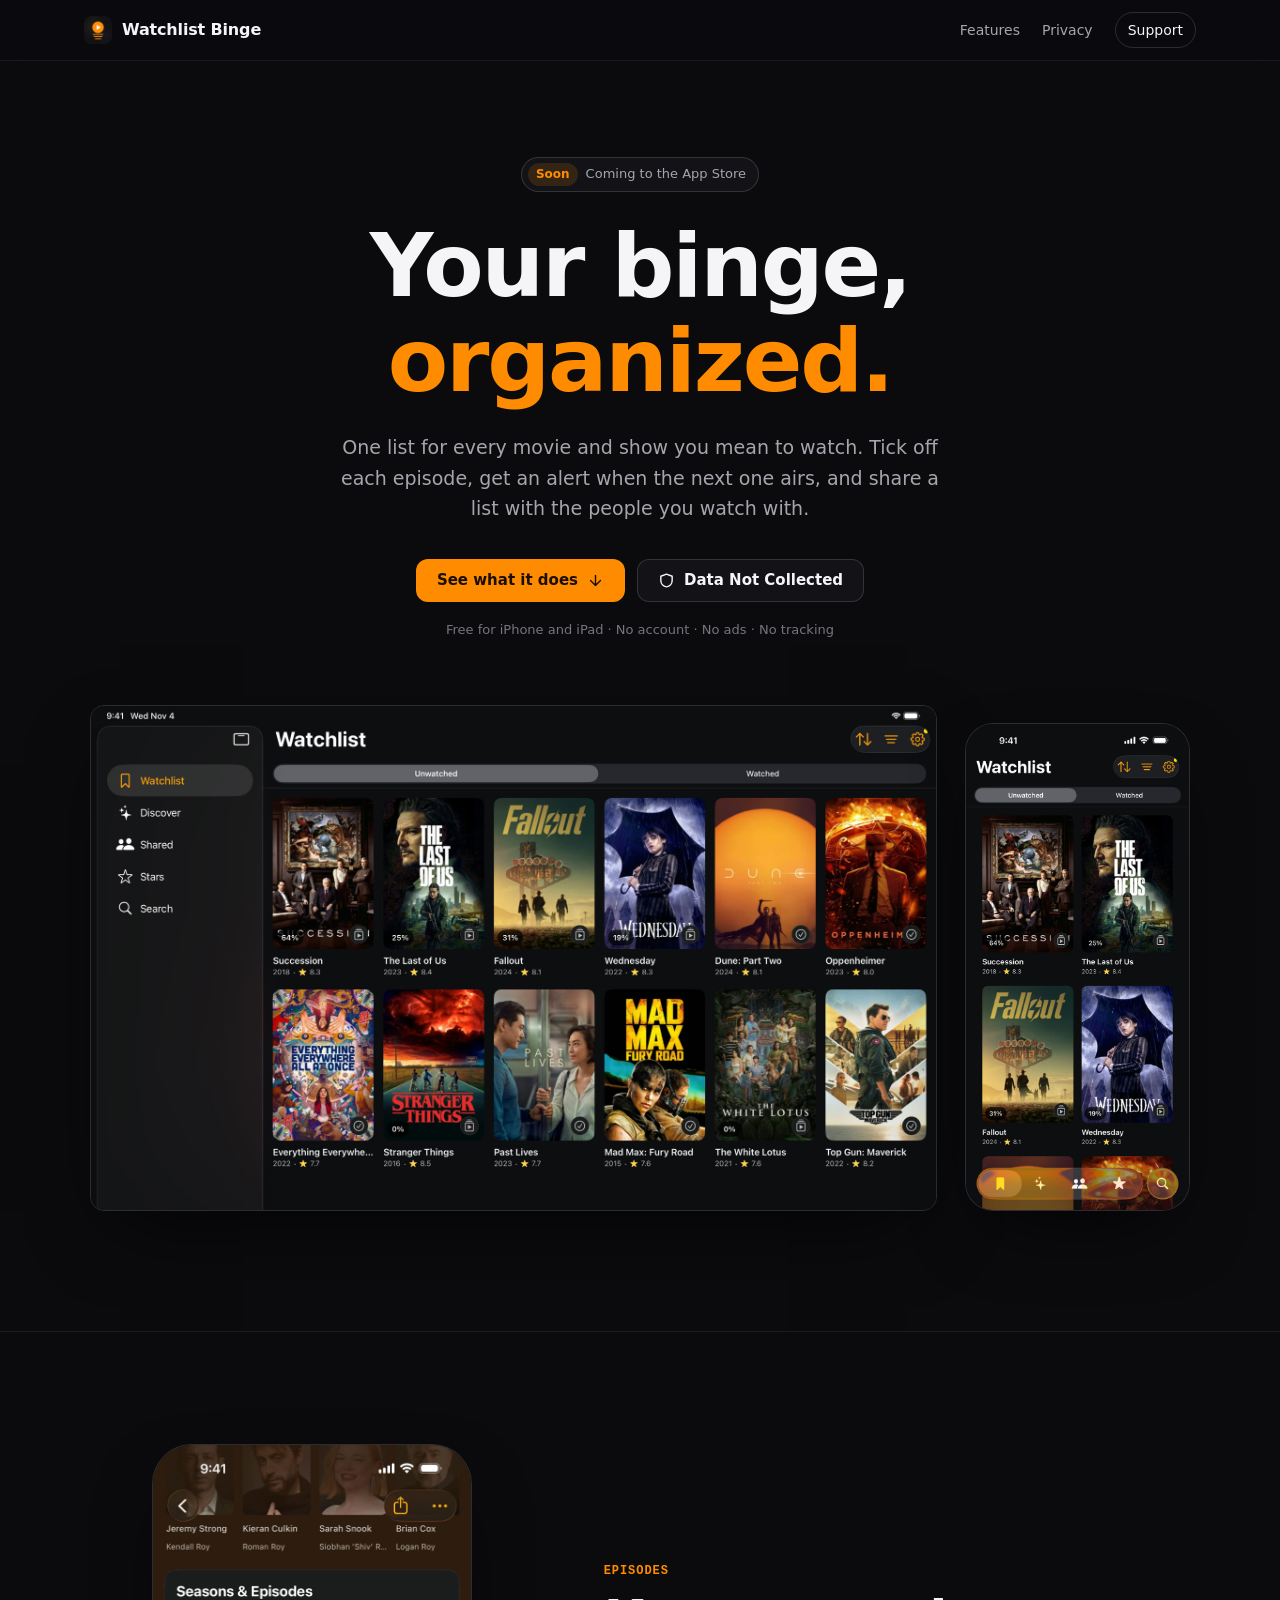
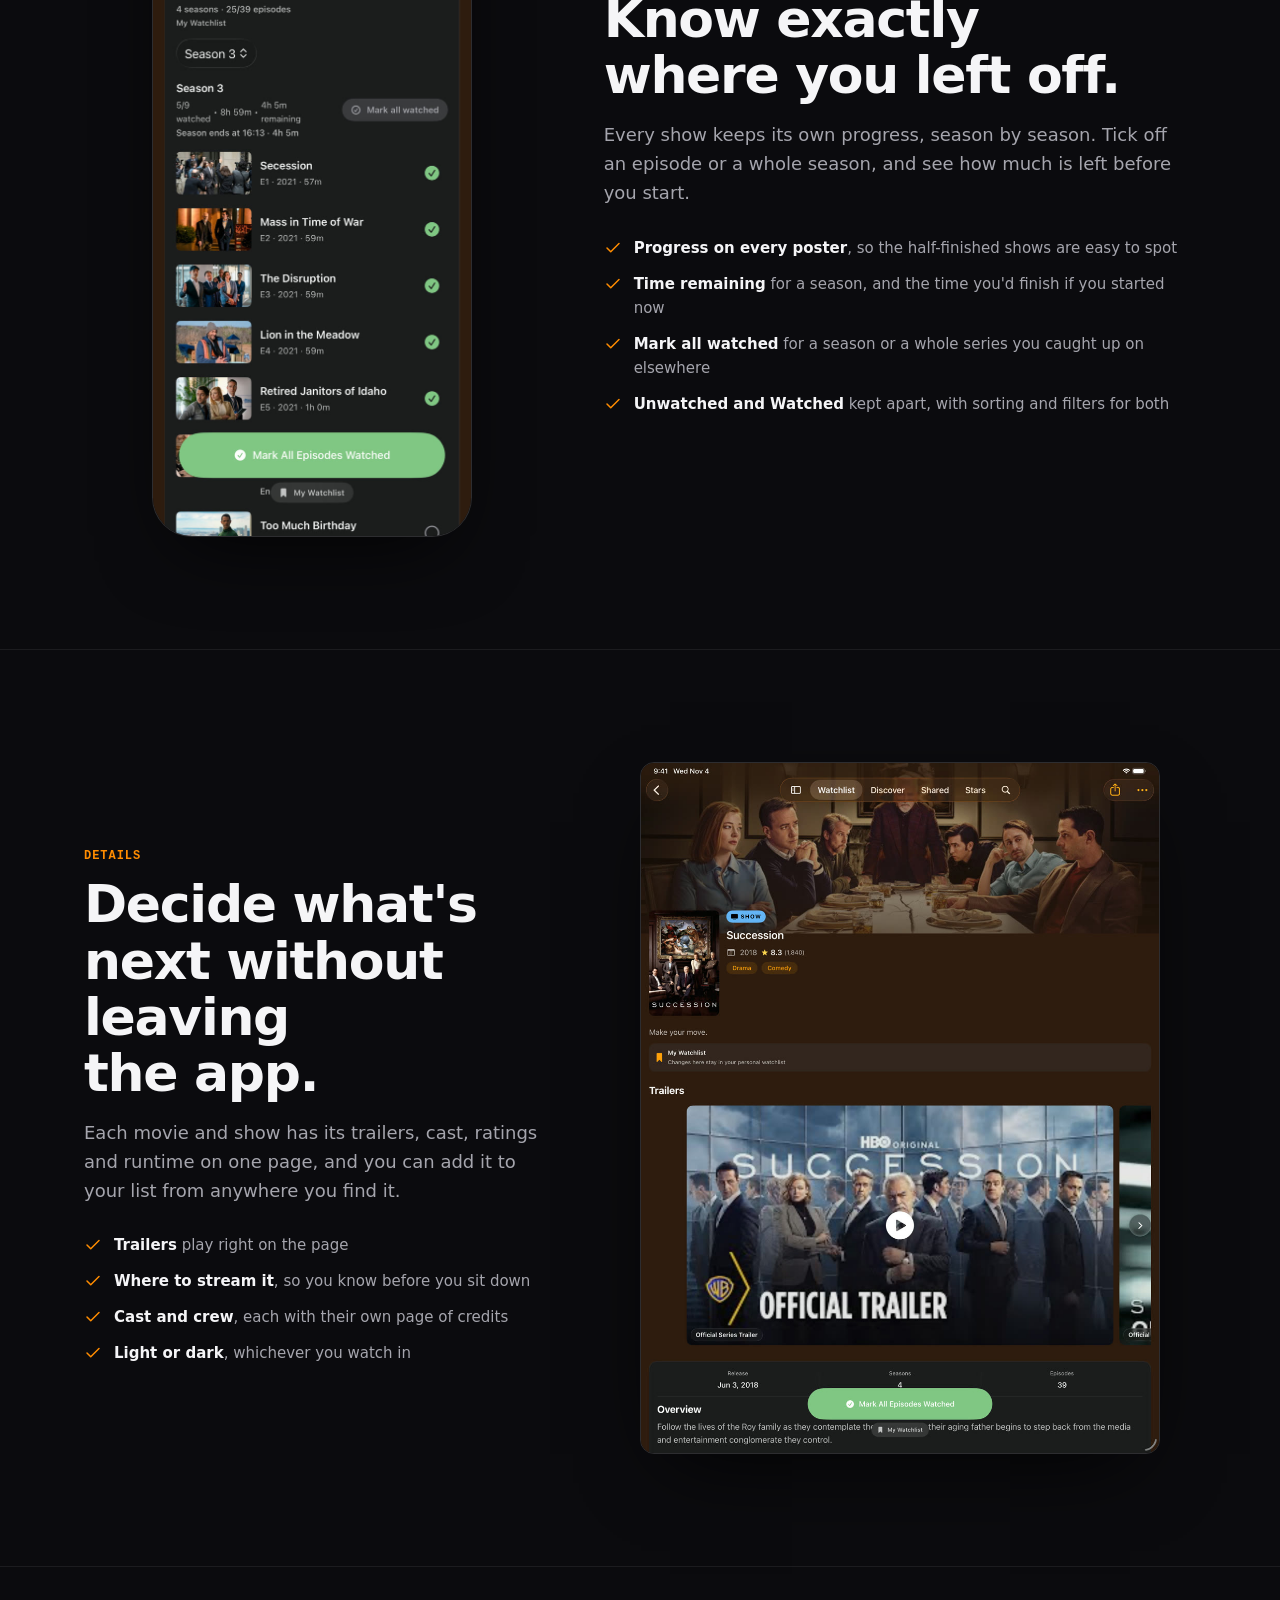
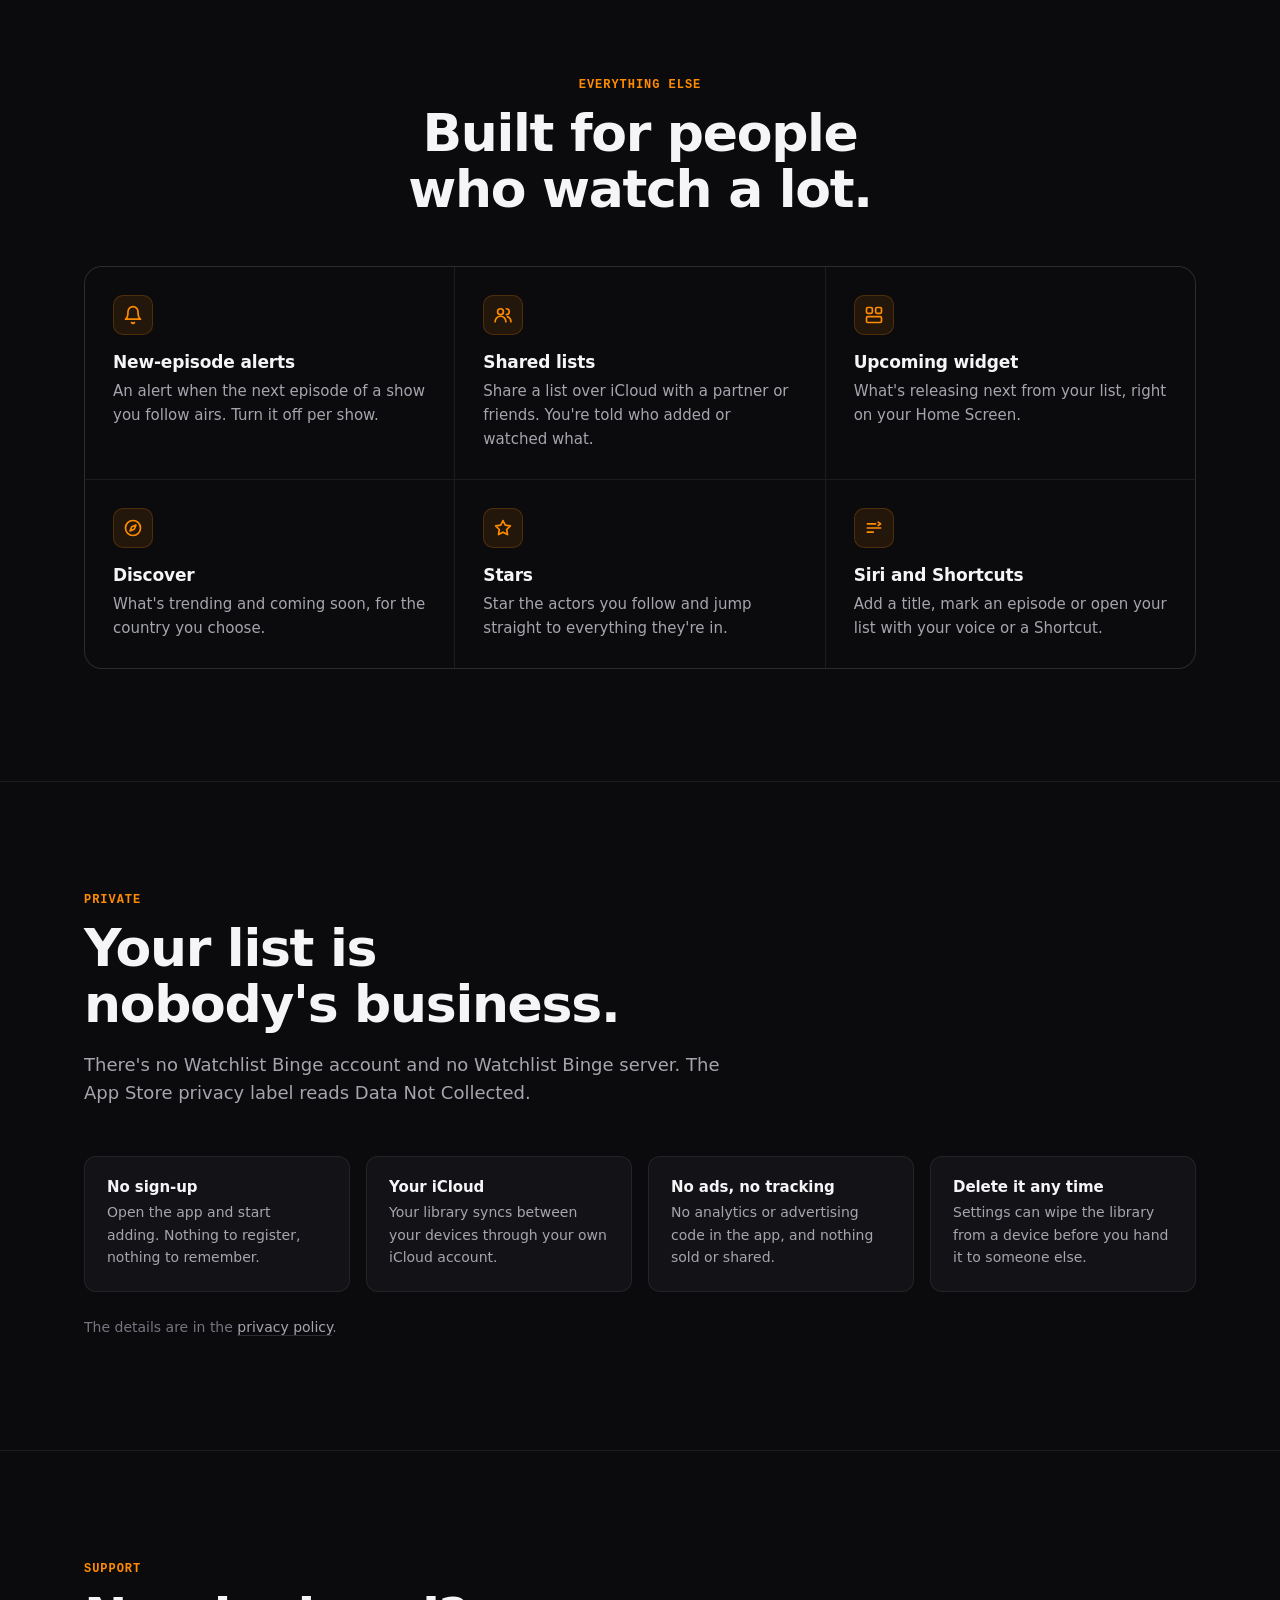
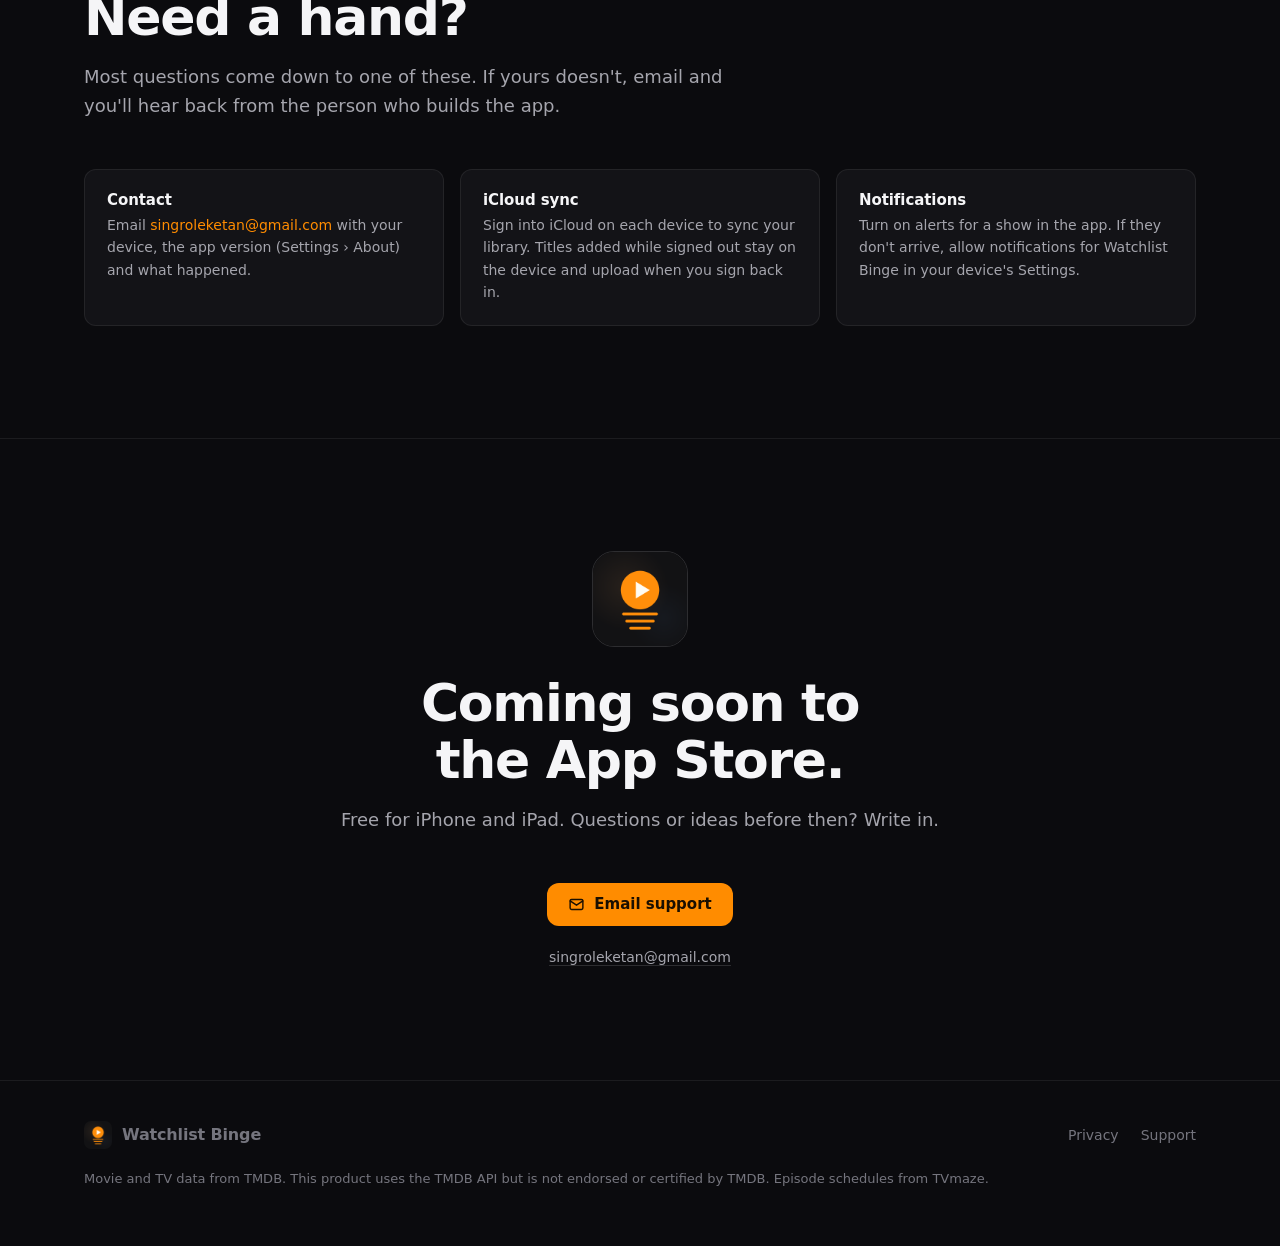
<file: index.html>
<!doctype html>
<html lang="en">
<head>
  <meta charset="utf-8">
  <meta name="viewport" content="width=device-width, initial-scale=1">
  <title>Watchlist Binge — your binge, organized</title>
  <meta name="description" content="One list for every movie and show you mean to watch. Track each episode, get an alert when the next one airs, and share lists over iCloud. No account, no ads, no tracking.">
  <meta name="theme-color" content="#0b0b0e">
  <meta property="og:type" content="website">
  <meta property="og:title" content="Watchlist Binge — your binge, organized">
  <meta property="og:description" content="Track every movie and episode, get new-episode alerts and share lists over iCloud. For iPhone and iPad.">
  <meta property="og:image" content="https://ketansingrole.github.io/watchlist-binge/icon.png">
  <meta name="twitter:card" content="summary">
  <link rel="icon" href="icon.png" type="image/png">
  <link rel="apple-touch-icon" href="icon.png">
  <link rel="stylesheet" href="style.css">
</head>
<body>
  <a class="skip" href="#main">Skip to content</a>

  <header class="nav">
    <div class="container nav-inner">
      <a class="brand" href="#top" aria-label="Watchlist Binge home">
        <img src="icon.png" alt="" width="28" height="28">
        <span>Watchlist Binge</span>
      </a>
      <nav class="nav-links" aria-label="Main">
        <a class="nav-hide-sm" href="#features">Features</a>
        <a class="nav-hide-sm" href="privacy.html">Privacy</a>
        <a class="nav-cta" href="#support">Support</a>
      </nav>
    </div>
  </header>

  <main id="main">
    <section class="hero" id="top">
      <div class="container">
        <span class="eyebrow">
          <span class="eyebrow-tag">Soon</span>
          Coming to the App Store
        </span>

        <h1>Your binge,<br><span class="accent">organized.</span></h1>

        <p class="hero-sub">
          One list for every movie and show you mean to watch. Tick off each episode, get an alert
          when the next one airs, and share a list with the people you watch with.
        </p>

        <div class="hero-actions">
          <a class="btn btn-orange" href="#features">
            See what it does
            <svg viewBox="0 0 24 24" fill="none" stroke="currentColor" stroke-width="2" stroke-linecap="round" stroke-linejoin="round" aria-hidden="true"><path d="M12 5v14M5 12l7 7 7-7"/></svg>
          </a>
          <a class="btn btn-quiet" href="privacy.html">
            <svg viewBox="0 0 24 24" fill="none" stroke="currentColor" stroke-width="2" stroke-linecap="round" stroke-linejoin="round" aria-hidden="true"><path d="M12 3 4 6v6c0 4.5 3.4 8.3 8 9 4.6-.7 8-4.5 8-9V6z"/></svg>
            Data Not Collected
          </a>
        </div>
        <p class="hero-meta">Free for iPhone and iPad · No account · No ads · No tracking</p>

        <div class="hero-shot">
          <figure class="shot shot-tablet">
            <img src="shots/ipad-landscape.jpg" width="1800" height="1073" alt="Watchlist Binge on iPad in landscape: the sidebar beside a grid of posters, each show marked with how much of it has been watched" fetchpriority="high">
          </figure>
          <figure class="shot shot-phone">
            <img src="shots/iphone-watchlist.jpg" width="644" height="1399" alt="The same watchlist on iPhone">
          </figure>
        </div>
      </div>
    </section>

    <section class="section section-first" id="episodes" aria-labelledby="episodes-title">
      <div class="container split reverse">
        <div class="split-copy section-head">
          <span class="kicker">EPISODES</span>
          <h2 id="episodes-title">Know exactly where you left off.</h2>
          <p>
            Every show keeps its own progress, season by season. Tick off an episode or a whole
            season, and see how much is left before you start.
          </p>
          <ul class="checklist">
            <li><svg viewBox="0 0 24 24" fill="none" stroke="currentColor" stroke-width="2" stroke-linecap="round" stroke-linejoin="round" aria-hidden="true"><path d="M4 12l5 5L20 6"/></svg><span><strong>Progress on every poster</strong>, so the half-finished shows are easy to spot</span></li>
            <li><svg viewBox="0 0 24 24" fill="none" stroke="currentColor" stroke-width="2" stroke-linecap="round" stroke-linejoin="round" aria-hidden="true"><path d="M4 12l5 5L20 6"/></svg><span><strong>Time remaining</strong> for a season, and the time you'd finish if you started now</span></li>
            <li><svg viewBox="0 0 24 24" fill="none" stroke="currentColor" stroke-width="2" stroke-linecap="round" stroke-linejoin="round" aria-hidden="true"><path d="M4 12l5 5L20 6"/></svg><span><strong>Mark all watched</strong> for a season or a whole series you caught up on elsewhere</span></li>
            <li><svg viewBox="0 0 24 24" fill="none" stroke="currentColor" stroke-width="2" stroke-linecap="round" stroke-linejoin="round" aria-hidden="true"><path d="M4 12l5 5L20 6"/></svg><span><strong>Unwatched and Watched</strong> kept apart, with sorting and filters for both</span></li>
          </ul>
        </div>
        <figure class="shot shot-phone">
          <img src="shots/iphone-episodes.jpg" width="644" height="1399" loading="lazy" alt="Season 3 of Succession: five of nine episodes watched, 4 hours 5 minutes remaining, the time the season would end, and the episode that's up next">
        </figure>
      </div>
    </section>

    <section class="section" id="details" aria-labelledby="details-title">
      <div class="container split split-copy-first">
        <div class="split-copy section-head">
          <span class="kicker">DETAILS</span>
          <h2 id="details-title">Decide what's next without leaving the app.</h2>
          <p>
            Each movie and show has its trailers, cast, ratings and runtime on one page, and you
            can add it to your list from anywhere you find it.
          </p>
          <ul class="checklist">
            <li><svg viewBox="0 0 24 24" fill="none" stroke="currentColor" stroke-width="2" stroke-linecap="round" stroke-linejoin="round" aria-hidden="true"><path d="M4 12l5 5L20 6"/></svg><span><strong>Trailers</strong> play right on the page</span></li>
            <li><svg viewBox="0 0 24 24" fill="none" stroke="currentColor" stroke-width="2" stroke-linecap="round" stroke-linejoin="round" aria-hidden="true"><path d="M4 12l5 5L20 6"/></svg><span><strong>Where to stream it</strong>, so you know before you sit down</span></li>
            <li><svg viewBox="0 0 24 24" fill="none" stroke="currentColor" stroke-width="2" stroke-linecap="round" stroke-linejoin="round" aria-hidden="true"><path d="M4 12l5 5L20 6"/></svg><span><strong>Cast and crew</strong>, each with their own page of credits</span></li>
            <li><svg viewBox="0 0 24 24" fill="none" stroke="currentColor" stroke-width="2" stroke-linecap="round" stroke-linejoin="round" aria-hidden="true"><path d="M4 12l5 5L20 6"/></svg><span><strong>Light or dark</strong>, whichever you watch in</span></li>
          </ul>
        </div>
        <figure class="shot shot-tablet">
          <img src="shots/ipad-detail.jpg" width="1000" height="1333" loading="lazy" alt="Succession's page on iPad: rating, genres, a trailer and release details">
        </figure>
      </div>
    </section>

    <section class="section" id="features" aria-labelledby="features-title">
      <div class="container">
        <div class="section-head center">
          <span class="kicker">EVERYTHING ELSE</span>
          <h2 id="features-title">Built for people who watch a lot.</h2>
        </div>
        <div class="grid">
          <article class="card">
            <div class="card-icon" aria-hidden="true"><svg viewBox="0 0 24 24" fill="none" stroke="currentColor" stroke-width="2" stroke-linecap="round" stroke-linejoin="round"><path d="M6 8a6 6 0 0 1 12 0c0 7 3 9 3 9H3s3-2 3-9"/><path d="M10.3 21a1.94 1.94 0 0 0 3.4 0"/></svg></div>
            <h3>New-episode alerts</h3>
            <p>An alert when the next episode of a show you follow airs. Turn it off per show.</p>
          </article>
          <article class="card">
            <div class="card-icon" aria-hidden="true"><svg viewBox="0 0 24 24" fill="none" stroke="currentColor" stroke-width="2" stroke-linecap="round" stroke-linejoin="round"><circle cx="9" cy="8" r="3.5"/><path d="M2.5 20a6.5 6.5 0 0 1 13 0"/><path d="M16 4.5a3.5 3.5 0 0 1 0 7M21.5 20a6.5 6.5 0 0 0-4-6"/></svg></div>
            <h3>Shared lists</h3>
            <p>Share a list over iCloud with a partner or friends. You're told who added or watched what.</p>
          </article>
          <article class="card">
            <div class="card-icon" aria-hidden="true"><svg viewBox="0 0 24 24" fill="none" stroke="currentColor" stroke-width="2" stroke-linecap="round" stroke-linejoin="round"><rect x="3" y="3" width="7" height="7" rx="1.5"/><rect x="14" y="3" width="7" height="7" rx="1.5"/><rect x="3" y="14" width="18" height="7" rx="1.5"/></svg></div>
            <h3>Upcoming widget</h3>
            <p>What's releasing next from your list, right on your Home Screen.</p>
          </article>
          <article class="card">
            <div class="card-icon" aria-hidden="true"><svg viewBox="0 0 24 24" fill="none" stroke="currentColor" stroke-width="2" stroke-linecap="round" stroke-linejoin="round"><circle cx="12" cy="12" r="9"/><path d="m15.5 8.5-2 5-5 2 2-5z"/></svg></div>
            <h3>Discover</h3>
            <p>What's trending and coming soon, for the country you choose.</p>
          </article>
          <article class="card">
            <div class="card-icon" aria-hidden="true"><svg viewBox="0 0 24 24" fill="none" stroke="currentColor" stroke-width="2" stroke-linecap="round" stroke-linejoin="round"><path d="m12 3 2.7 5.6 6.1.9-4.4 4.3 1 6.1L12 17l-5.4 2.9 1-6.1-4.4-4.3 6.1-.9z"/></svg></div>
            <h3>Stars</h3>
            <p>Star the actors you follow and jump straight to everything they're in.</p>
          </article>
          <article class="card">
            <div class="card-icon" aria-hidden="true"><svg viewBox="0 0 24 24" fill="none" stroke="currentColor" stroke-width="2" stroke-linecap="round" stroke-linejoin="round"><path d="M4 7h10M4 12h16M4 17h7"/><path d="m17 5 3 2-3 2"/></svg></div>
            <h3>Siri and Shortcuts</h3>
            <p>Add a title, mark an episode or open your list with your voice or a Shortcut.</p>
          </article>
        </div>
      </div>
    </section>

    <section class="section" id="privacy" aria-labelledby="privacy-title">
      <div class="container">
        <div class="section-head">
          <span class="kicker">PRIVATE</span>
          <h2 id="privacy-title">Your list is nobody's business.</h2>
          <p>There's no Watchlist Binge account and no Watchlist Binge server. The App Store privacy label reads Data Not Collected.</p>
        </div>
        <div class="trust">
          <div class="trust-item">
            <h3>No sign-up</h3>
            <p>Open the app and start adding. Nothing to register, nothing to remember.</p>
          </div>
          <div class="trust-item">
            <h3>Your iCloud</h3>
            <p>Your library syncs between your devices through your own iCloud account.</p>
          </div>
          <div class="trust-item">
            <h3>No ads, no tracking</h3>
            <p>No analytics or advertising code in the app, and nothing sold or shared.</p>
          </div>
          <div class="trust-item">
            <h3>Delete it any time</h3>
            <p>Settings can wipe the library from a device before you hand it to someone else.</p>
          </div>
        </div>
        <p class="trust-more">The details are in the <a href="privacy.html">privacy policy</a>.</p>
      </div>
    </section>

    <section class="section" id="support" aria-labelledby="support-title">
      <div class="container">
        <div class="section-head">
          <span class="kicker">SUPPORT</span>
          <h2 id="support-title">Need a hand?</h2>
          <p>Most questions come down to one of these. If yours doesn't, email and you'll hear back from the person who builds the app.</p>
        </div>
        <div class="trust trust-3">
          <div class="trust-item">
            <h3>Contact</h3>
            <p>Email <a href="mailto:singroleketan@gmail.com">singroleketan@gmail.com</a> with your device, the app version (Settings › About) and what happened.</p>
          </div>
          <div class="trust-item">
            <h3>iCloud sync</h3>
            <p>Sign into iCloud on each device to sync your library. Titles added while signed out stay on the device and upload when you sign back in.</p>
          </div>
          <div class="trust-item">
            <h3>Notifications</h3>
            <p>Turn on alerts for a show in the app. If they don't arrive, allow notifications for Watchlist Binge in your device's Settings.</p>
          </div>
        </div>
      </div>
    </section>

    <section class="section get" id="get" aria-labelledby="get-title">
      <div class="container">
        <img class="get-icon" src="icon.png" alt="" width="96" height="96" loading="lazy">
        <div class="section-head center">
          <h2 id="get-title">Coming soon to the App Store.</h2>
          <p>Free for iPhone and iPad. Questions or ideas before then? Write in.</p>
        </div>
        <div class="hero-actions">
          <a class="btn btn-orange" href="mailto:singroleketan@gmail.com">
            <svg viewBox="0 0 24 24" fill="none" stroke="currentColor" stroke-width="2" stroke-linecap="round" stroke-linejoin="round" aria-hidden="true"><rect x="3" y="5" width="18" height="14" rx="2"/><path d="m3 7 9 6 9-6"/></svg>
            Email support
          </a>
        </div>
        <p class="get-foot"><a href="mailto:singroleketan@gmail.com">singroleketan@gmail.com</a></p>
      </div>
    </section>
  </main>

  <footer class="footer">
    <div class="container footer-inner">
      <a class="brand" href="#top">
        <img src="icon.png" alt="" width="24" height="24">
        <span>Watchlist Binge</span>
      </a>
      <nav class="footer-links" aria-label="Footer">
        <a href="privacy.html">Privacy</a>
        <a href="#support">Support</a>
      </nav>
      <p class="footer-credit">
        Movie and TV data from TMDB. This product uses the TMDB API but is not endorsed or certified by TMDB.
        Episode schedules from TVmaze.
      </p>
    </div>
  </footer>
</body>
</html>
</file>
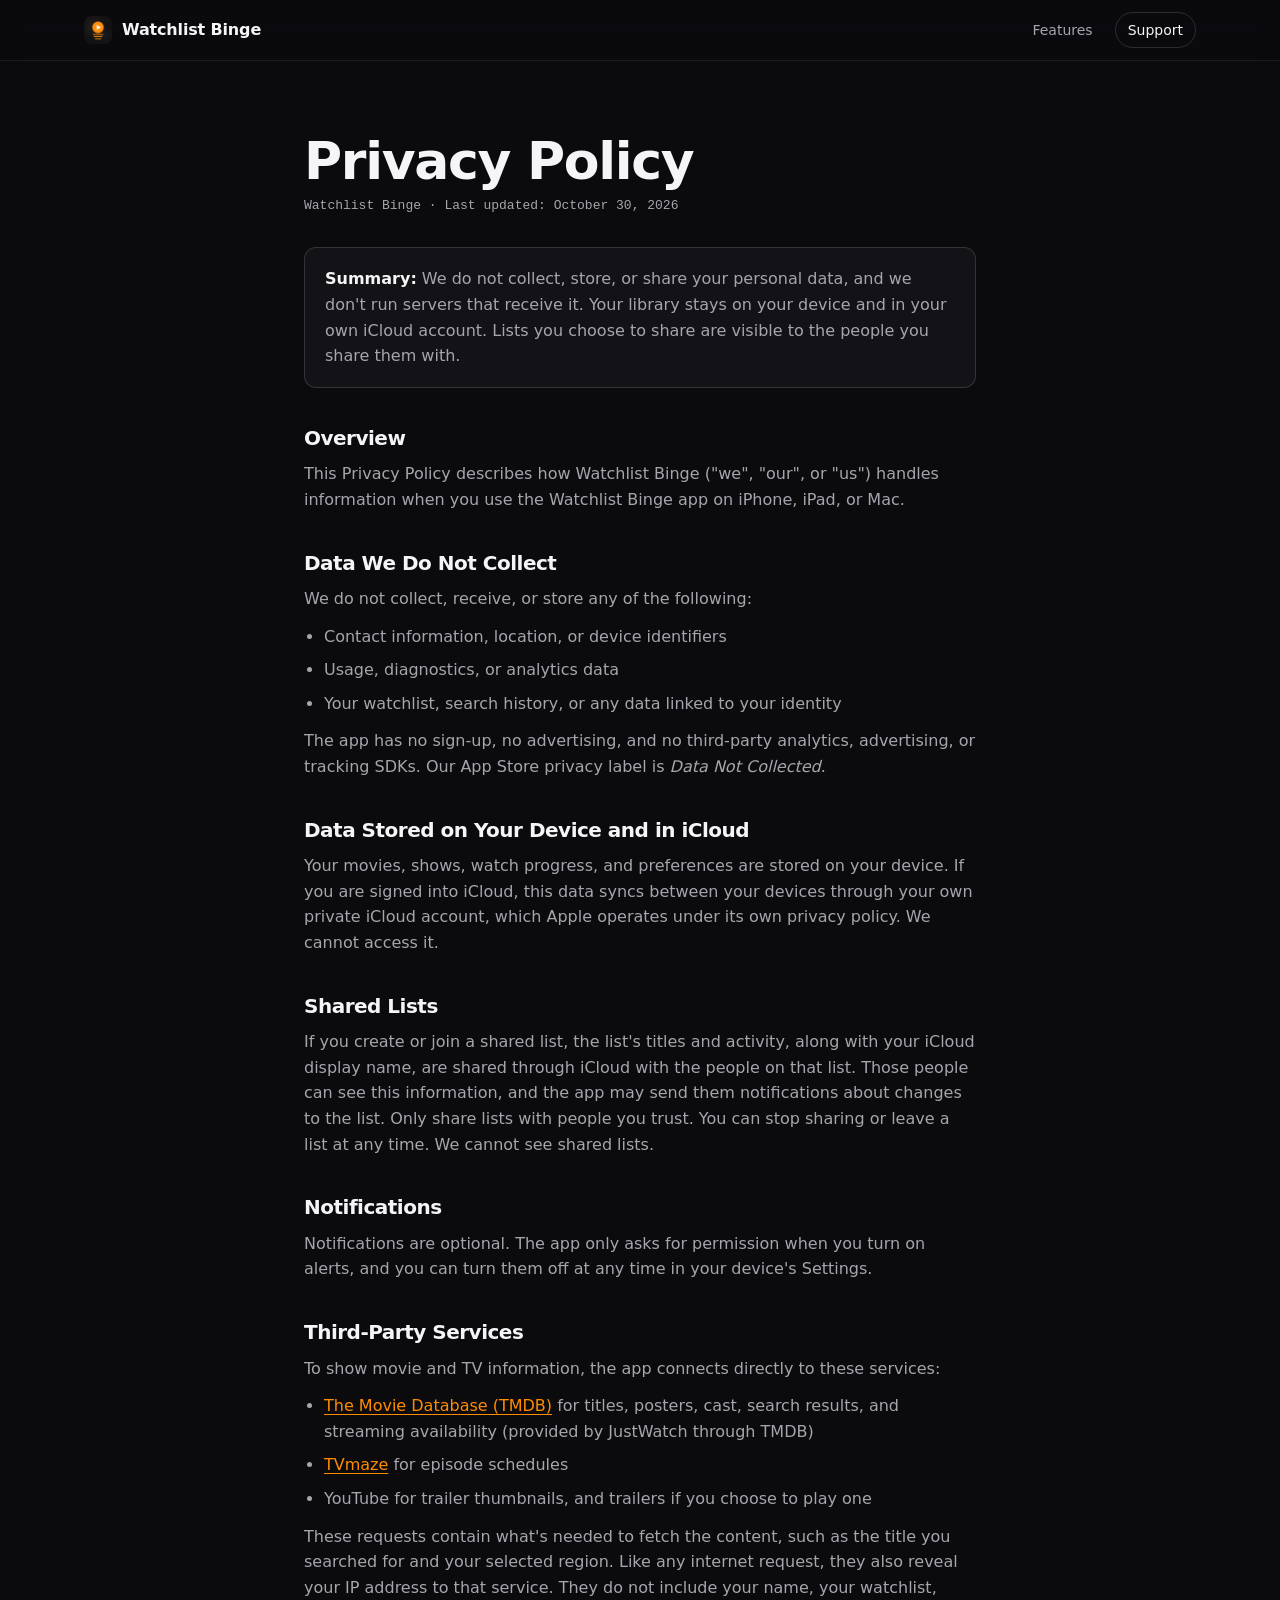
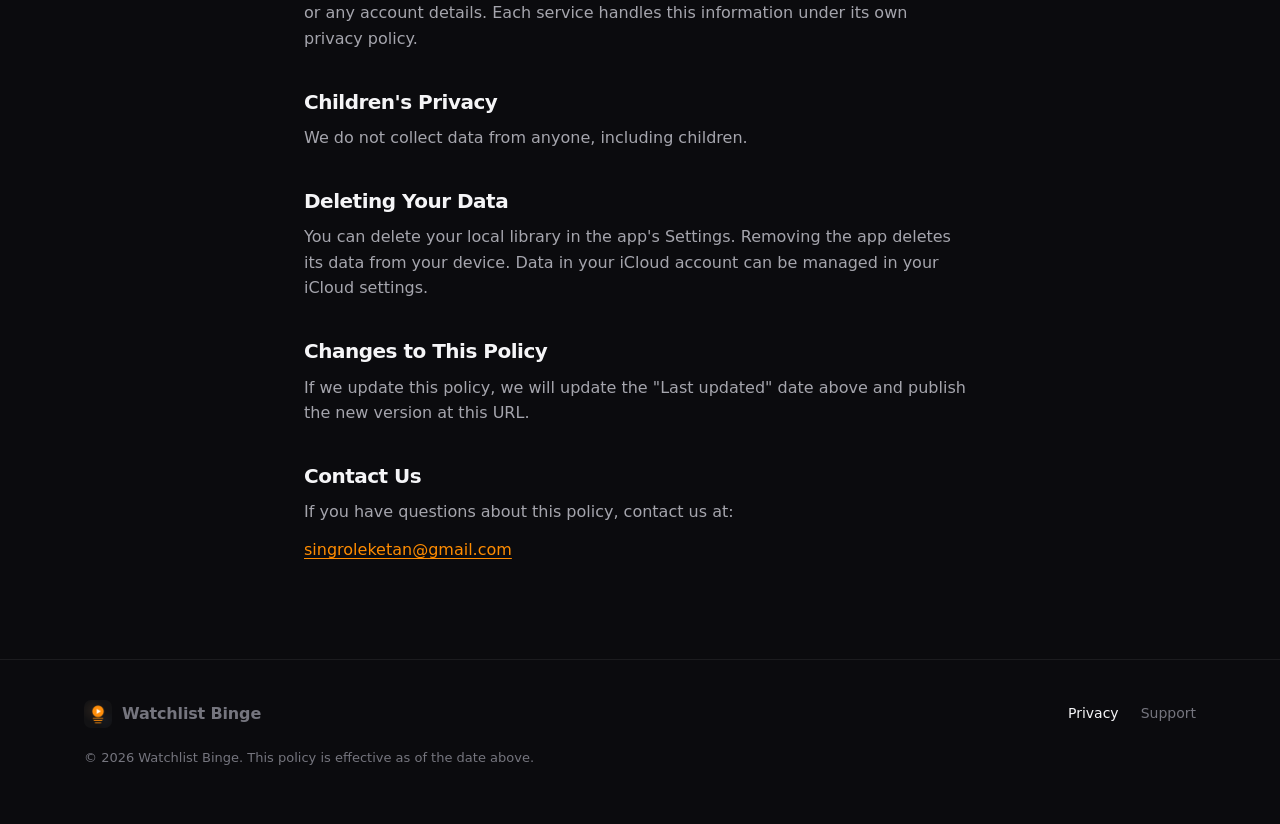
<file: privacy.html>
<!doctype html>
<html lang="en">
<head>
  <meta charset="utf-8">
  <meta name="viewport" content="width=device-width, initial-scale=1">
  <title>Privacy Policy - Watchlist Binge</title>
  <meta name="description" content="Privacy Policy for the Watchlist Binge app">
  <meta name="theme-color" content="#0b0b0e">
  <link rel="icon" href="icon.png" type="image/png">
  <link rel="apple-touch-icon" href="icon.png">
  <link rel="stylesheet" href="style.css">
</head>
<body>
  <a class="skip" href="#main">Skip to content</a>

  <header class="nav">
    <div class="container nav-inner">
      <a class="brand" href="index.html" aria-label="Watchlist Binge home">
        <img src="icon.png" alt="" width="28" height="28">
        <span>Watchlist Binge</span>
      </a>
      <nav class="nav-links" aria-label="Main">
        <a class="nav-hide-sm" href="index.html#features">Features</a>
        <a class="nav-cta" href="mailto:singroleketan@gmail.com">Support</a>
      </nav>
    </div>
  </header>

  <main id="main" class="legal">
    <div class="container legal-inner">
      <h1>Privacy Policy</h1>
      <p class="legal-date">Watchlist Binge · Last updated: October 30, 2026</p>

      <p class="legal-summary">
      <strong>Summary:</strong> We do not collect, store, or share your personal data, and we don't run servers that receive it. Your library stays on your device and in your own iCloud account. Lists you choose to share are visible to the people you share them with.
      </p>

      <h2>Overview</h2>
      <p>This Privacy Policy describes how Watchlist Binge ("we", "our", or "us") handles information when you use the Watchlist Binge app on iPhone, iPad, or Mac.</p>

      <h2>Data We Do Not Collect</h2>
      <p>We do not collect, receive, or store any of the following:</p>
      <ul>
      <li>Contact information, location, or device identifiers</li>
      <li>Usage, diagnostics, or analytics data</li>
      <li>Your watchlist, search history, or any data linked to your identity</li>
      </ul>
      <p>The app has no sign-up, no advertising, and no third-party analytics, advertising, or tracking SDKs. Our App Store privacy label is <em>Data Not Collected</em>.</p>

      <h2>Data Stored on Your Device and in iCloud</h2>
      <p>Your movies, shows, watch progress, and preferences are stored on your device. If you are signed into iCloud, this data syncs between your devices through your own private iCloud account, which Apple operates under its own privacy policy. We cannot access it.</p>

      <h2>Shared Lists</h2>
      <p>If you create or join a shared list, the list's titles and activity, along with your iCloud display name, are shared through iCloud with the people on that list. Those people can see this information, and the app may send them notifications about changes to the list. Only share lists with people you trust. You can stop sharing or leave a list at any time. We cannot see shared lists.</p>

      <h2>Notifications</h2>
      <p>Notifications are optional. The app only asks for permission when you turn on alerts, and you can turn them off at any time in your device's Settings.</p>

      <h2>Third-Party Services</h2>
      <p>To show movie and TV information, the app connects directly to these services:</p>
      <ul>
      <li><a href="https://www.themoviedb.org">The Movie Database (TMDB)</a> for titles, posters, cast, search results, and streaming availability (provided by JustWatch through TMDB)</li>
      <li><a href="https://www.tvmaze.com">TVmaze</a> for episode schedules</li>
      <li>YouTube for trailer thumbnails, and trailers if you choose to play one</li>
      </ul>
      <p>These requests contain what's needed to fetch the content, such as the title you searched for and your selected region. Like any internet request, they also reveal your IP address to that service. They do not include your name, your watchlist, or any account details. Each service handles this information under its own privacy policy.</p>

      <h2>Children's Privacy</h2>
      <p>We do not collect data from anyone, including children.</p>

      <h2>Deleting Your Data</h2>
      <p>You can delete your local library in the app's Settings. Removing the app deletes its data from your device. Data in your iCloud account can be managed in your iCloud settings.</p>

      <h2>Changes to This Policy</h2>
      <p>If we update this policy, we will update the "Last updated" date above and publish the new version at this URL.</p>

      <h2>Contact Us</h2>
      <p>If you have questions about this policy, contact us at:</p>
      <p><a href="mailto:singroleketan@gmail.com">singroleketan@gmail.com</a></p>
    </div>
  </main>

  <footer class="footer">
    <div class="container footer-inner">
      <a class="brand" href="index.html">
        <img src="icon.png" alt="" width="24" height="24">
        <span>Watchlist Binge</span>
      </a>
      <nav class="footer-links" aria-label="Footer">
        <a href="privacy.html" aria-current="page">Privacy</a>
        <a href="mailto:singroleketan@gmail.com">Support</a>
      </nav>
      <p class="footer-credit">&copy; 2026 Watchlist Binge. This policy is effective as of the date above.</p>
    </div>
  </footer>
</body>
</html>
</file>
<file: style.css>
/* Watchlist Binge site. Plain CSS, no build step: GitHub Pages serves this folder as is. */

:root {
  color-scheme: dark;
  --bg: #0b0b0e;
  --bg-raised: #131317;
  --bg-card: #17171c;
  --fg: #f5f5f7;
  --fg-muted: #a5a5ad;
  --fg-dim: #75757e;
  --border: rgba(255, 255, 255, 0.07);
  --border-strong: rgba(255, 255, 255, 0.14);
  --orange: #ff8c00;
  --orange-soft: #ffb04d;
  --ink: #1a0f00;
  --radius-sm: 8px;
  --radius: 12px;
  --radius-lg: 18px;
  --font-sans: -apple-system, BlinkMacSystemFont, "SF Pro Display", "Inter", "Segoe UI", system-ui, sans-serif;
  --font-mono: ui-monospace, "SF Mono", Menlo, Consolas, monospace;
  --gutter: 24px;
}

*,
*::before,
*::after {
  box-sizing: border-box;
}

html {
  scroll-behavior: smooth;
  -webkit-text-size-adjust: 100%;
}

body {
  margin: 0;
  background: var(--bg);
  color: var(--fg);
  font: 16px/1.6 var(--font-sans);
  -webkit-font-smoothing: antialiased;
  overflow-x: hidden;
}

img {
  display: block;
  max-width: 100%;
  height: auto;
}

a {
  color: inherit;
  text-decoration: none;
}

a:focus-visible,
.btn:focus-visible {
  outline: 2px solid var(--orange);
  outline-offset: 3px;
  border-radius: var(--radius-sm);
}

h1,
h2,
h3 {
  margin: 0;
  letter-spacing: -0.025em;
  line-height: 1.08;
  text-wrap: balance;
}

p {
  margin: 0;
}

.container {
  width: 100%;
  max-width: 1160px;
  margin: 0 auto;
  padding: 0 var(--gutter);
}

.skip {
  position: absolute;
  left: -9999px;
}

.skip:focus {
  left: 16px;
  top: 16px;
  z-index: 100;
  padding: 8px 12px;
  background: var(--fg);
  color: var(--bg);
  border-radius: var(--radius-sm);
}

/* Navigation */

.nav {
  position: sticky;
  top: 0;
  z-index: 50;
  background: rgba(11, 11, 14, 0.72);
  backdrop-filter: saturate(140%) blur(14px);
  -webkit-backdrop-filter: saturate(140%) blur(14px);
  border-bottom: 1px solid var(--border);
}

.nav-inner {
  display: flex;
  align-items: center;
  justify-content: space-between;
  height: 60px;
}

.brand {
  display: inline-flex;
  align-items: center;
  gap: 10px;
  font-weight: 600;
  font-size: 16px;
  letter-spacing: -0.01em;
}

.brand img {
  width: 28px;
  height: 28px;
  border-radius: 7px;
}

.nav-links {
  display: flex;
  align-items: center;
  gap: 22px;
  font-size: 14px;
  color: var(--fg-muted);
}

.nav-links a:hover {
  color: var(--fg);
}

.nav-links .nav-cta {
  padding: 6px 12px;
  border: 1px solid var(--border-strong);
  border-radius: 999px;
  color: var(--fg);
}

.nav-links .nav-cta:hover {
  background: var(--bg-raised);
}

/* Buttons */

.btn {
  display: inline-flex;
  align-items: center;
  justify-content: center;
  gap: 9px;
  padding: 12px 20px;
  border-radius: 12px;
  font: 600 15px/1 var(--font-sans);
  border: 1px solid transparent;
  transition: transform 0.12s ease, background-color 0.15s ease, border-color 0.15s ease;
  white-space: nowrap;
}

.btn:active {
  transform: translateY(1px);
}

.btn svg {
  width: 17px;
  height: 17px;
  flex: none;
}

.btn-orange {
  background: var(--orange);
  color: var(--ink);
}

.btn-orange:hover {
  background: var(--orange-soft);
}

.btn-quiet {
  background: var(--bg-raised);
  border-color: var(--border-strong);
  color: var(--fg);
}

.btn-quiet:hover {
  background: #1c1c22;
  border-color: rgba(255, 255, 255, 0.24);
}

/* Hero */

.hero {
  position: relative;
  padding: 96px 0 24px;
  text-align: center;
}

.eyebrow {
  display: inline-flex;
  align-items: center;
  gap: 8px;
  margin-bottom: 26px;
  padding: 5px 12px 5px 6px;
  border: 1px solid var(--border-strong);
  border-radius: 999px;
  background: var(--bg-raised);
  font-size: 13px;
  color: var(--fg-muted);
}

.eyebrow-tag {
  padding: 2px 8px;
  border-radius: 999px;
  background: rgba(255, 140, 0, 0.14);
  color: var(--orange);
  font-weight: 600;
  font-size: 12px;
}

.hero h1 {
  font-size: clamp(44px, 7.6vw, 88px);
  font-weight: 700;
}

.hero h1 .accent {
  color: var(--orange);
}

.hero-sub {
  max-width: 620px;
  margin: 24px auto 0;
  font-size: clamp(17px, 2vw, 19px);
  color: var(--fg-muted);
  text-wrap: pretty;
}

.hero-actions {
  display: flex;
  flex-wrap: wrap;
  justify-content: center;
  gap: 12px;
  margin-top: 36px;
}

.hero-meta {
  margin-top: 18px;
  font-size: 13px;
  color: var(--fg-dim);
}

/* Screenshots sit flat, as captured, cropped below the status bar: no device frame, no tilt,
   and nothing stacked on top of anything else. */

.hero-shot {
  display: flex;
  align-items: flex-end;
  gap: 2.5%;
  max-width: 1100px;
  margin: 64px auto 0;
}

.shot {
  margin: 0;
}

.shot img {
  width: 100%;
  border: 1px solid var(--border-strong);
  box-shadow: 0 30px 80px -30px rgba(0, 0, 0, 0.9);
}

/* Full screenshots, status bar included, with the corners of the screen they came from. */
.shot-phone img {
  border-radius: 12.5% / 5.75%;
}

.shot-tablet img {
  border-radius: 14px;
}

.split .shot-tablet {
  width: 100%;
  max-width: 520px;
  justify-self: center;
}

.hero-shot .shot-tablet {
  flex: 1 1 0;
  min-width: 0;
}

.hero-shot .shot-phone {
  flex: 0 0 20.5%;
}

/* Sections */

.section {
  scroll-margin-top: 60px;
  padding: 112px 0;
  border-top: 1px solid var(--border);
}

.section-first {
  margin-top: 96px;
}

.section-head {
  max-width: 640px;
  margin-bottom: 48px;
}

.section-head.center {
  margin-left: auto;
  margin-right: auto;
  text-align: center;
}

.kicker {
  display: block;
  margin-bottom: 14px;
  font: 600 12px/1 var(--font-mono);
  letter-spacing: 0.08em;
  color: var(--orange);
}

.section h2 {
  font-size: clamp(32px, 4.6vw, 52px);
  font-weight: 700;
}

.section-head p {
  margin-top: 18px;
  font-size: 18px;
  color: var(--fg-muted);
  text-wrap: pretty;
}

.split {
  display: grid;
  grid-template-columns: minmax(0, 1.3fr) minmax(0, 1fr);
  gap: 64px;
  align-items: center;
}

.split.reverse {
  grid-template-columns: minmax(0, 1fr) minmax(0, 1.3fr);
}

.split.reverse .split-copy {
  order: 2;
}

.split.split-copy-first {
  grid-template-columns: minmax(0, 1fr) minmax(0, 1.3fr);
}

.split .section-head {
  margin-bottom: 0;
}

.split .shot-phone {
  width: 100%;
  max-width: 320px;
  justify-self: center;
}

.checklist {
  list-style: none;
  margin: 28px 0 0;
  padding: 0;
  display: grid;
  gap: 12px;
  color: var(--fg-muted);
  font-size: 15px;
}

.checklist li {
  display: flex;
  gap: 12px;
  align-items: flex-start;
}

.checklist svg {
  flex: none;
  width: 18px;
  height: 18px;
  margin-top: 3px;
  color: var(--orange);
}

.checklist strong {
  color: var(--fg);
  font-weight: 600;
}

/* Feature grid */

.grid {
  display: grid;
  grid-template-columns: repeat(3, minmax(0, 1fr));
  gap: 1px;
  background: var(--border);
  border: 1px solid var(--border);
  border-radius: var(--radius-lg);
  overflow: hidden;
}

.card {
  padding: 28px;
  background: var(--bg);
  transition: background-color 0.2s ease;
}

.card:hover {
  background: var(--bg-raised);
}

.card-icon {
  display: grid;
  place-items: center;
  width: 40px;
  height: 40px;
  margin-bottom: 18px;
  border-radius: 10px;
  background: rgba(255, 140, 0, 0.1);
  border: 1px solid rgba(255, 140, 0, 0.2);
  color: var(--orange);
}

.card-icon svg {
  width: 20px;
  height: 20px;
}

.card h3 {
  font-size: 17px;
  font-weight: 600;
  letter-spacing: -0.01em;
}

.card p {
  margin-top: 8px;
  font-size: 15px;
  color: var(--fg-muted);
}

/* Privacy strip */

.trust {
  display: grid;
  grid-template-columns: repeat(4, minmax(0, 1fr));
  gap: 16px;
}

.trust-item {
  padding: 22px;
  border: 1px solid var(--border);
  border-radius: var(--radius);
  background: var(--bg-raised);
}

.trust-item h3 {
  font-size: 15px;
  font-weight: 600;
  letter-spacing: -0.005em;
}

.trust-item p {
  margin-top: 6px;
  font-size: 14px;
  color: var(--fg-muted);
}

.trust-more {
  margin-top: 24px;
  font-size: 14px;
  color: var(--fg-dim);
}

.trust-more a,
.get-foot a {
  color: var(--fg-muted);
  border-bottom: 1px solid var(--border-strong);
}

.trust-more a:hover,
.get-foot a:hover {
  color: var(--fg);
}

/* Get the app */

.get {
  text-align: center;
}

.get-icon {
  width: 96px;
  height: 96px;
  margin: 0 auto 28px;
  border-radius: 22px;
  border: 1px solid var(--border-strong);
}

.get .hero-actions {
  margin-top: 32px;
}

.get-foot {
  margin-top: 20px;
  font-size: 14px;
  color: var(--fg-dim);
}

/* Privacy policy page */

.legal {
  padding: 72px 0 96px;
}

.legal-inner {
  max-width: 720px;
}

.legal h1 {
  font-size: clamp(36px, 5vw, 52px);
  font-weight: 700;
}

.legal-date {
  margin: 8px 0 32px;
  font: 500 13px/1.4 var(--font-mono);
  color: var(--fg-dim);
}

.legal-summary {
  padding: 18px 20px;
  border: 1px solid var(--border-strong);
  border-radius: var(--radius);
  background: var(--bg-raised);
}

.legal h2 {
  margin: 40px 0 12px;
  font-size: 20px;
  font-weight: 600;
}

.legal p + p {
  margin-top: 12px;
}

.legal p,
.legal li {
  color: var(--fg-muted);
  text-wrap: pretty;
}

.legal ul {
  margin: 12px 0;
  padding-left: 20px;
}

.legal li + li {
  margin-top: 8px;
}

.legal strong {
  color: var(--fg);
  font-weight: 600;
}

.legal a {
  color: var(--orange);
  text-decoration: underline;
  text-underline-offset: 3px;
}

.legal a:hover {
  color: var(--orange-soft);
}

/* Footer */

.footer {
  padding: 40px 0 56px;
  border-top: 1px solid var(--border);
  font-size: 14px;
  color: var(--fg-dim);
}

.footer-inner {
  display: flex;
  flex-wrap: wrap;
  align-items: center;
  justify-content: space-between;
  gap: 20px;
}

.footer-links {
  display: flex;
  flex-wrap: wrap;
  gap: 8px 22px;
}

.footer-links a:hover,
.footer-links a[aria-current="page"] {
  color: var(--fg);
}

.footer-credit {
  flex-basis: 100%;
  font-size: 13px;
}

/* Smaller screens */

@media (max-width: 960px) {
  .split,
  .split.reverse,
  .split.split-copy-first {
    grid-template-columns: minmax(0, 1fr);
    gap: 48px;
  }

  .split.reverse .split-copy {
    order: 0;
  }

  .grid {
    grid-template-columns: repeat(2, minmax(0, 1fr));
  }

  .trust {
    grid-template-columns: repeat(2, minmax(0, 1fr));
  }
}

@media (max-width: 640px) {
  :root {
    --gutter: 16px;
  }

  .nav-links .nav-hide-sm {
    display: none;
  }

  .hero {
    padding-top: 64px;
  }

  .hero-actions .btn {
    flex: 1 1 100%;
  }

  .hero-shot {
    margin-top: 44px;
  }

  .hero-shot .shot-phone {
    display: none;
  }

  .section {
    padding: 80px 0;
  }

  .section-first {
    margin-top: 56px;
  }

  .split .shot-phone {
    max-width: 260px;
  }

  .grid,
  .trust {
    grid-template-columns: minmax(0, 1fr);
  }

  .card {
    padding: 24px;
  }

  .footer-inner {
    flex-direction: column;
    align-items: flex-start;
  }
}

@media (prefers-reduced-motion: reduce) {
  html {
    scroll-behavior: auto;
  }
}

.trust-3 {
  grid-template-columns: repeat(3, minmax(0, 1fr));
}

.trust-item a {
  color: var(--orange);
  overflow-wrap: anywhere;
}

@media (max-width: 960px) {
  .trust-3 {
    grid-template-columns: minmax(0, 1fr);
  }
}
</file>
